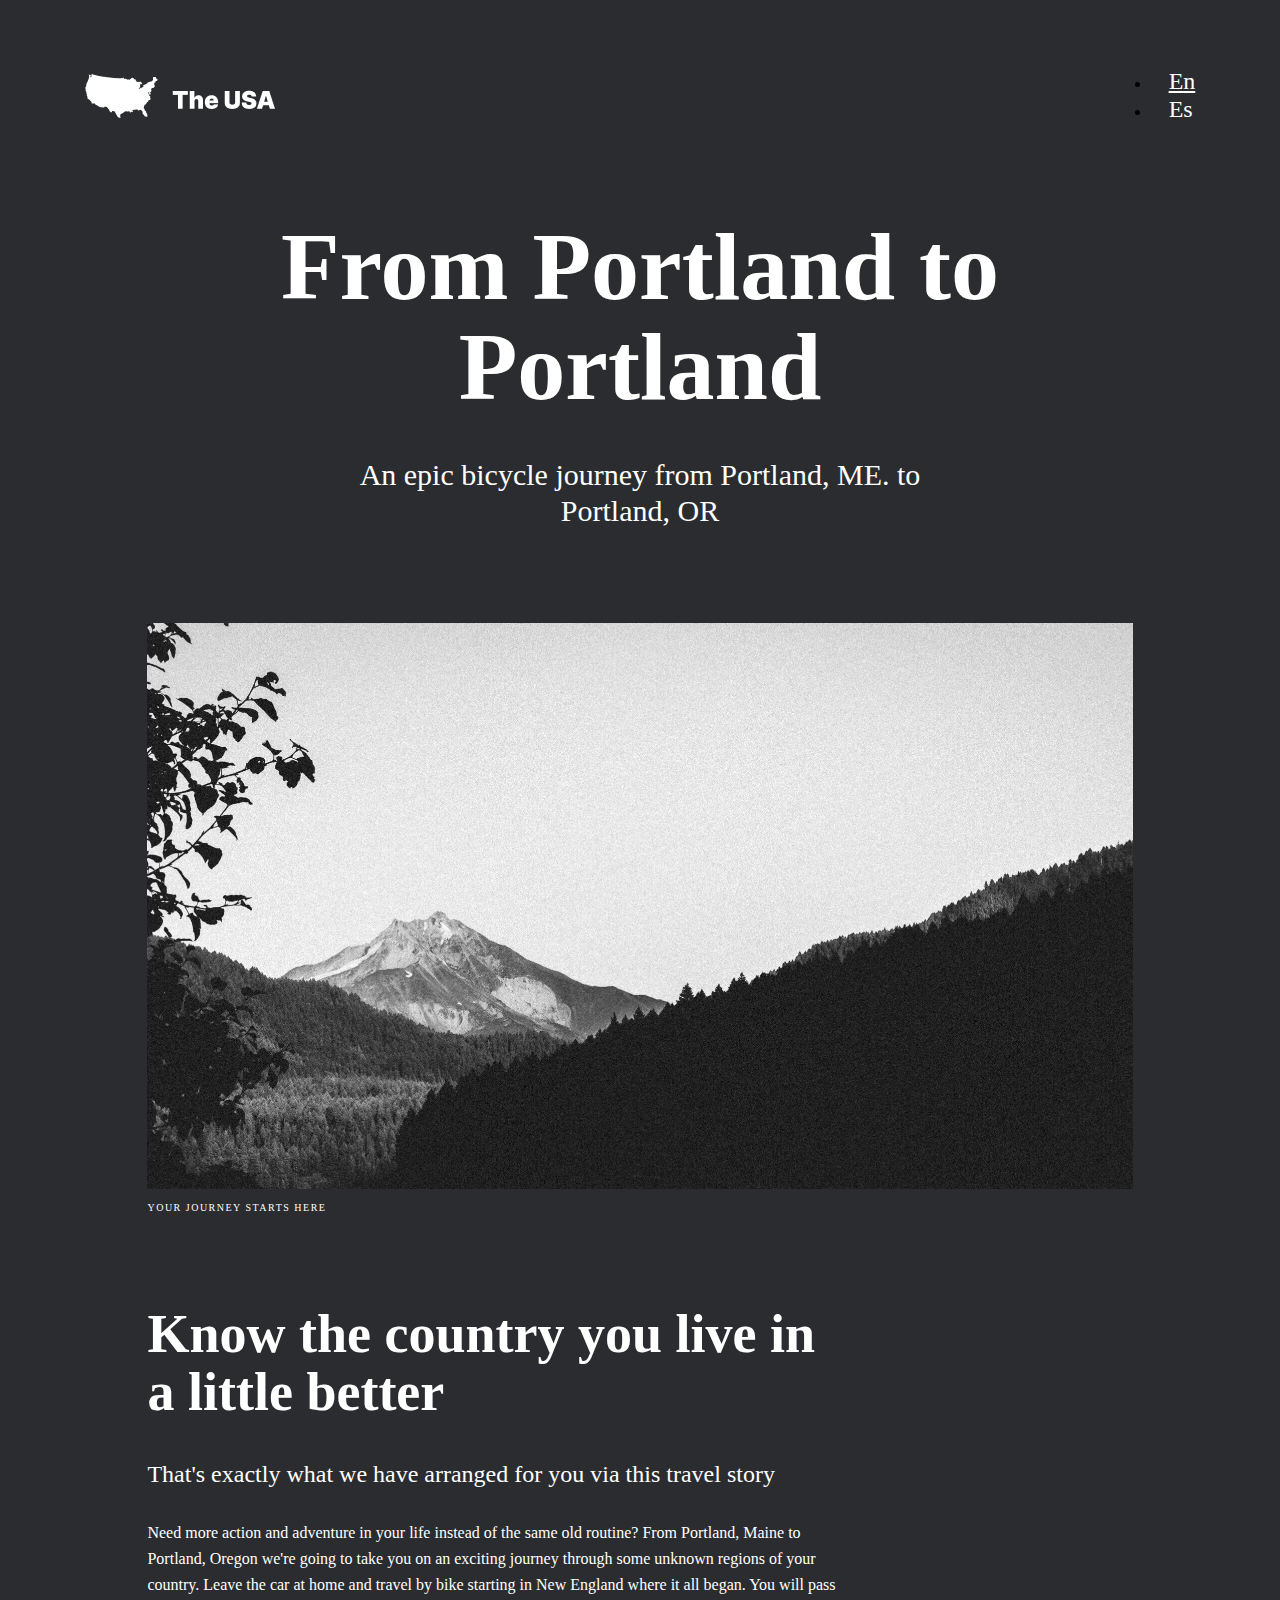
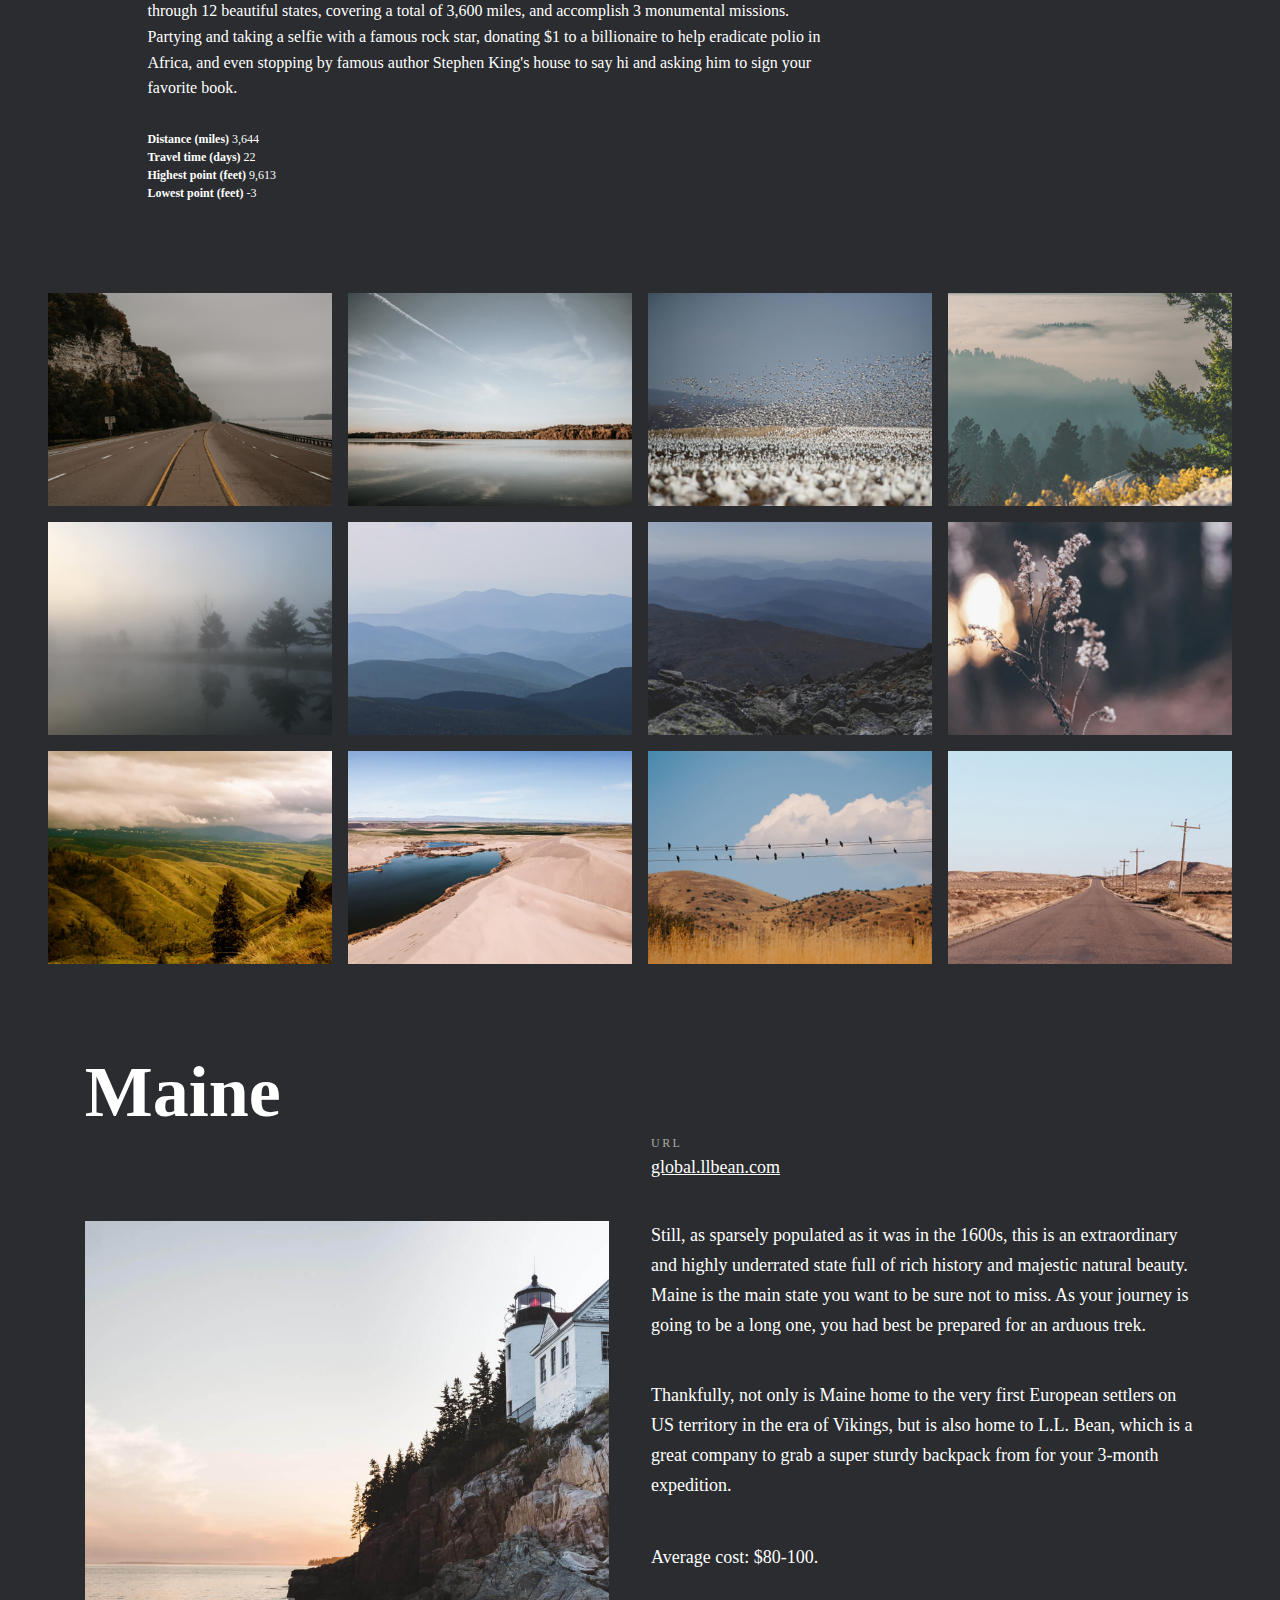
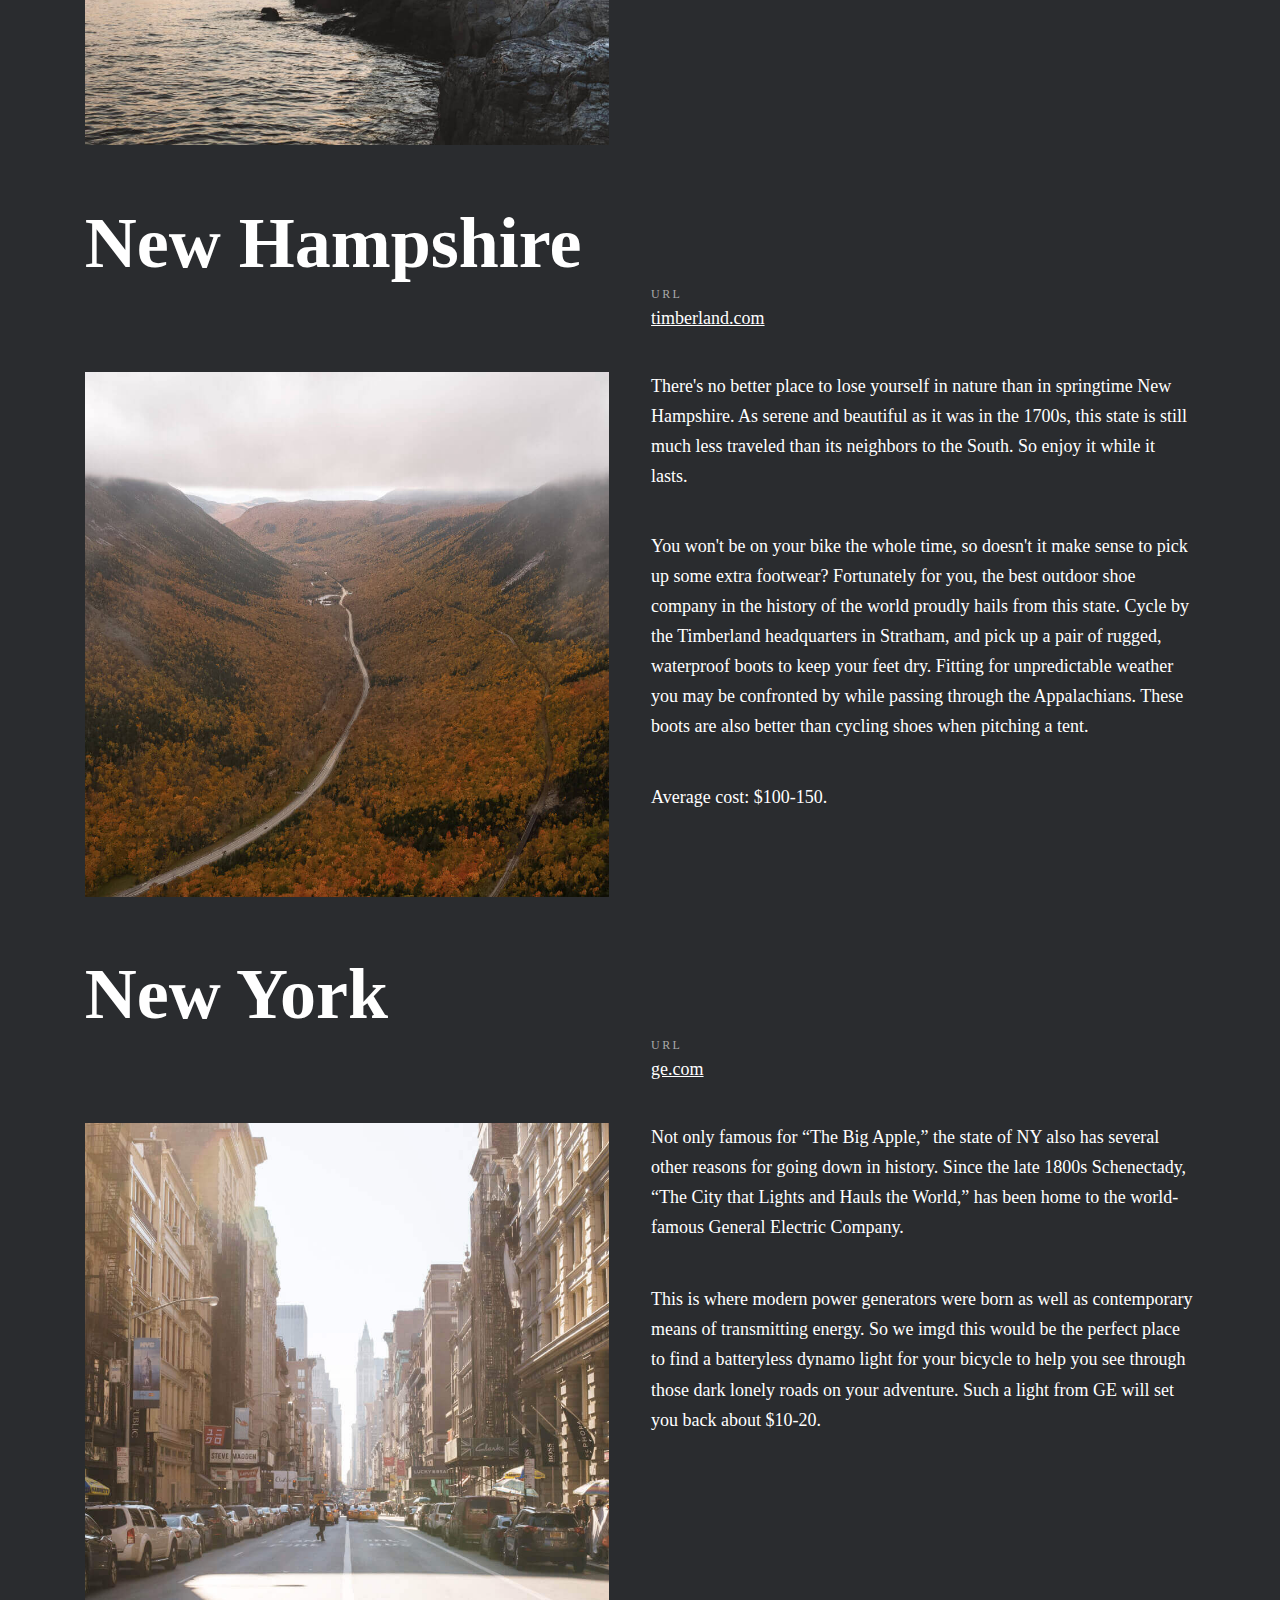
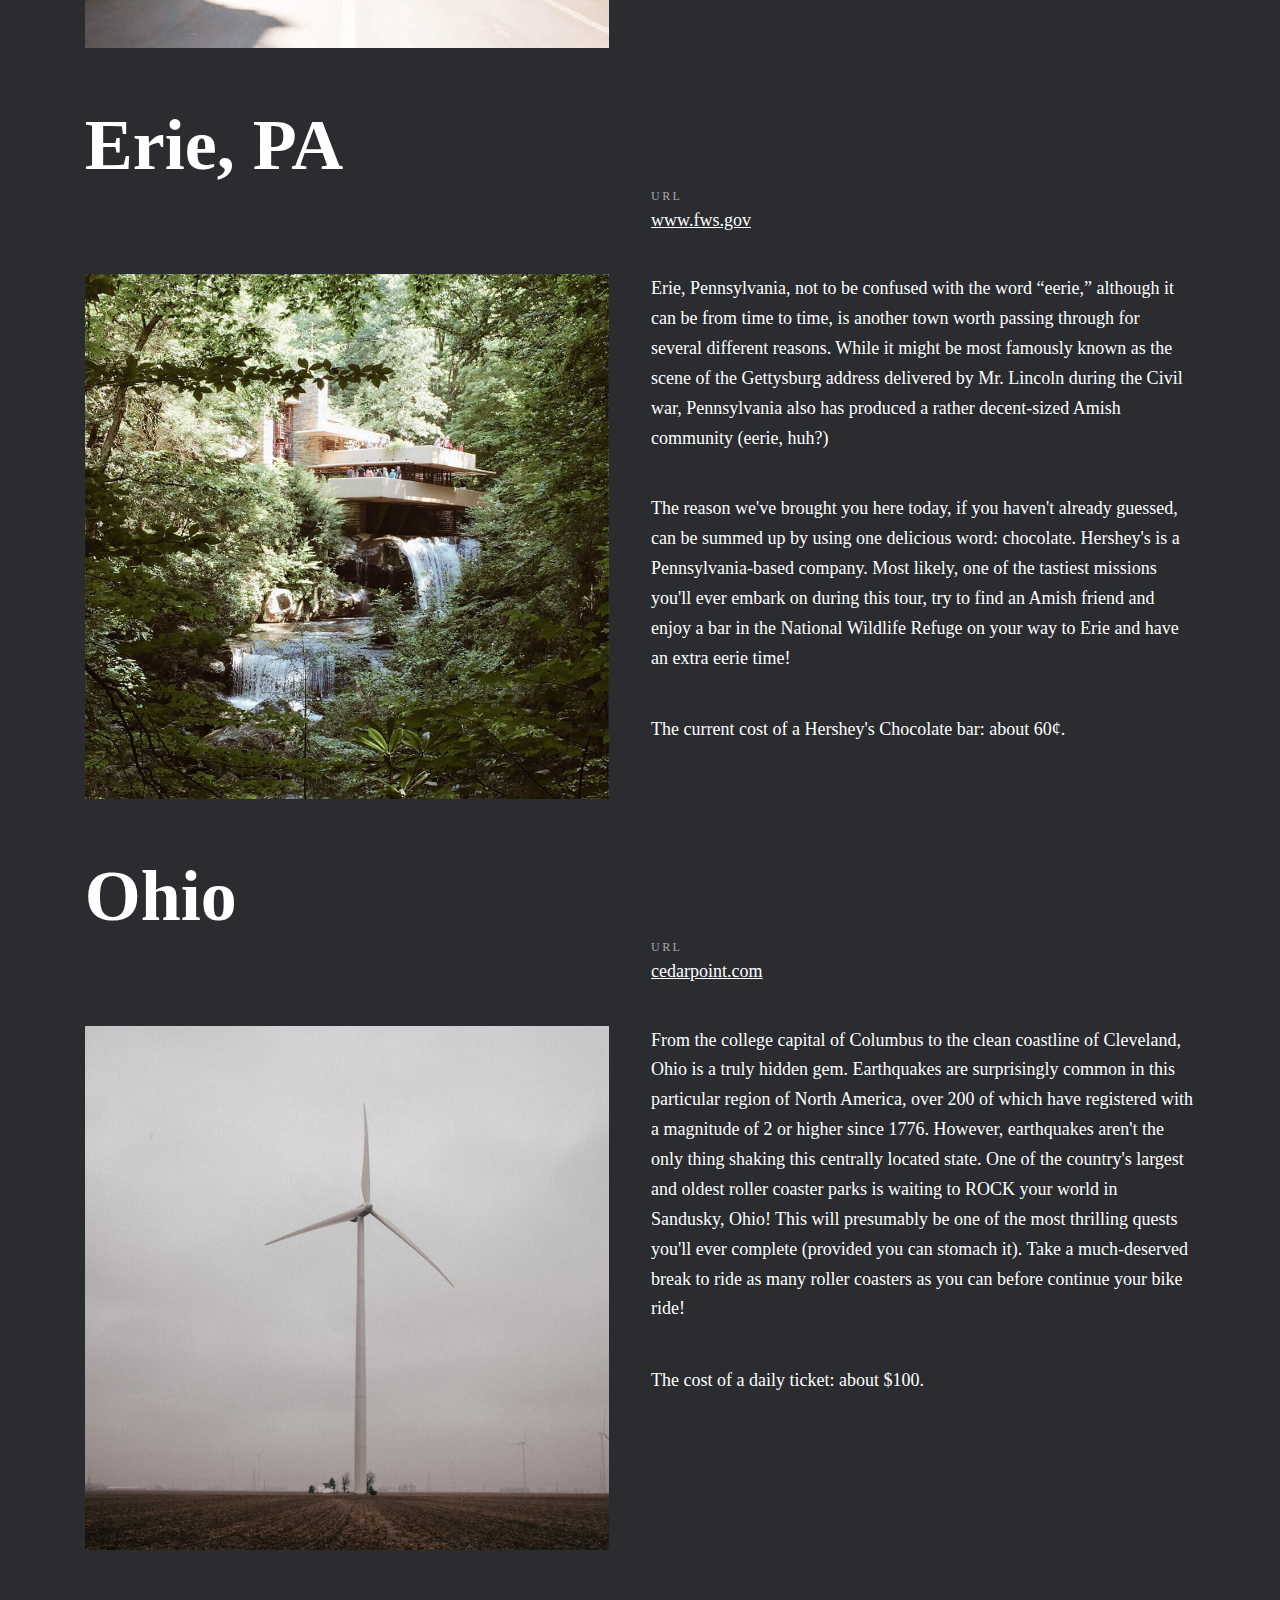
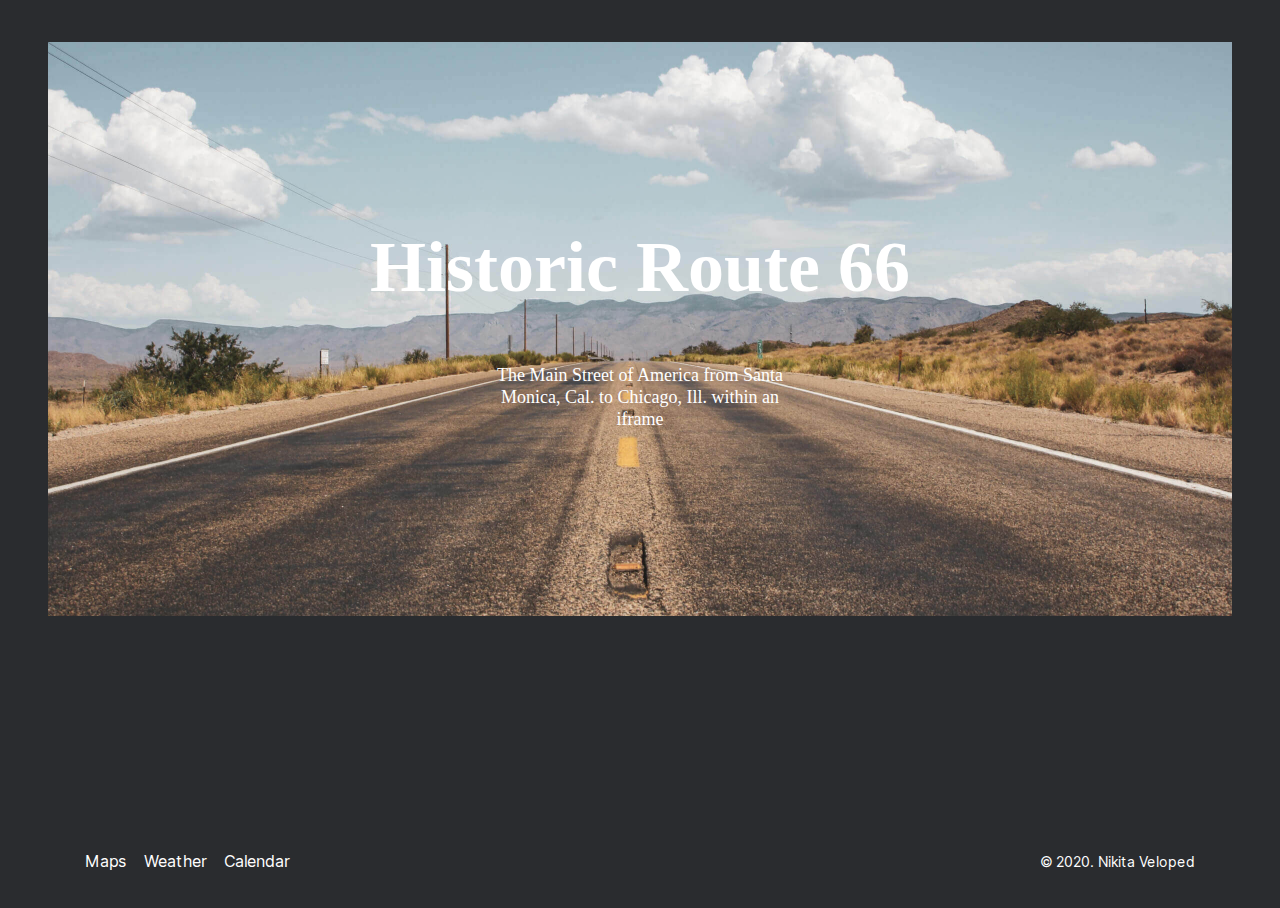
<file: index.html>
<!DOCTYPE html>
<html lang="en">
<head>
  <meta charset="UTF-8">
  <meta name="viewport" content="width=device-width, initial-scale=1">
  <meta name="author" content="Yandex Practicum">
  <meta name="author" content="Nikita Veloped">
  <meta name="description" content="Web-project 3">
  <meta name="keywords" content="USA, travel, Maine, New Hampshire, New York, Ohio">
  <title>Portland to Portland</title>
  <link rel="stylesheet" href="pages/index.css"/>
</head>

<body>
  <div class="page">
    <div class="page__container">

      <header class="header">
        <img class="header__logo" src="images/logo.png" alt="logo">
        <ul class="header__menu">
          <li><a class="header__lang-link header__lang-link_active" href="#">En</a></li>
          <li><a class="header__lang-link" href="#">Es</a></li>
        </ul>
      </header>

      <main class="content">

        <section class="lead">
          <h1 class="lead__title">From Portland to Portland</h1>
          <p class="lead__subtitle">An epic bicycle journey from Portland, ME. to Portland, OR</p>
          <img src="images/lead-mountains.jpg" class="lead__image" alt="mountains">
          <p class="lead__caption">Your journey starts here</p>
        </section>

        <section class="intro">
          <h2 class="intro__title">Know the country you live in a little better</h2>
          <p class="intro__subtitle">That's exactly what we have arranged for you via this travel story</p>
          <p class="intro__text">Need more action and adventure in your life instead of the same old routine? From Portland, Maine to Portland, Oregon we're going to take you on an exciting journey through some unknown regions of your country. Leave the car at home and travel by bike starting in New England where it all began. You will pass through 12 beautiful states, covering a total of 3,600 miles, and accomplish 3 monumental missions. Partying and taking a selfie with a famous rock star, donating $1 to a billionaire to help eradicate polio in Africa, and even stopping by famous author Stephen King's house to say hi and asking him to sign your favorite book.</p>
          <ul class="intro__list">
            <li><p class="intro__numbers"><span class="intro__span-accent">Distance (miles) </span>3,644</p></li>
            <li><p class="intro__numbers"><span class="intro__span-accent">Travel time (days) </span>22</p></li>
            <li><p class="intro__numbers"><span class="intro__span-accent">Highest point (feet) </span>9,613</p></li>
            <li><p class="intro__numbers"><span class="intro__span-accent">Lowest point (feet) </span>-3</p></li>
          </ul>
        </section>

        <section class="photo-grid">
          <img class="photo-grid__item photo-grid__image" src="images/photo-grid-highway.jpg" alt="highway">
          <img class="photo-grid__item photo-grid__image" src="images/photo-grid-lake.jpg" alt="lake">
          <img class="photo-grid__item photo-grid__image" src="images/photo-grid-seagulls.jpg" alt="seagulls">
          <img class="photo-grid__item photo-grid__image" src="images/photo-grid-boise.jpg" alt="boise">
          <img class="photo-grid__item photo-grid__image" src="images/photo-grid-fog.jpg" alt="fog">
          <img class="photo-grid__item photo-grid__image" src="images/photo-grid-valley.jpg" alt="valley">
          <img class="photo-grid__item photo-grid__image" src="images/photo-grid-pass.jpg" alt="pass">
          <img class="photo-grid__item photo-grid__image" src="images/photo-grid-twig.jpg" alt="twig">
          <img class="photo-grid__item photo-grid__image" src="images/photo-grid-clouds.jpg" alt="clouds">
          <img class="photo-grid__item photo-grid__image" src="images/photo-grid-oasis.jpg" alt="oasis">
          <img class="photo-grid__item photo-grid__image" src="images/photo-grid-wires.jpg" alt="wires">
          <img class="photo-grid__item photo-grid__image" src="images/photo-grid-road.jpg" alt="road">
        </section>

        <section class="places">

          <div class="place">
            <h2 class="place__title">Maine</h2>
            <div class="place__website">
              <p class="place__url-heading">URL</p>
              <a class="place__link" href="https://global.llbean.com/shop/L.L.Bean-Continental-Rucksack/122952.html?bc=50-816&csp=f&feat=816-GN1">global.llbean.com</a>
            </div>
            <img class="place__image" src="images/place-maine.jpg" alt="maine">
            <div class="place__text">
              <p class="place__paragraph">Still, as sparsely populated as it was in the 1600s, this is an extraordinary and highly underrated state full of rich history and majestic natural beauty. Maine is the main state you want to be sure not to miss. As your journey is going to be a long one, you had best be prepared for an arduous trek.</p>
              <p class="place__paragraph">Thankfully, not only is Maine home to the very first European settlers on US territory in the era of Vikings, but is also home to L.L. Bean, which is a great company to grab a super sturdy backpack from for your 3-month expedition. </p>
              <p class="place__paragraph">Average cost: $80-100.</p>
            </div>
          </div>

          <div class="place">
            <h2 class="place__title">New Hampshire</h2>
            <div class="place__website">
              <p class="place__url-heading">URL</p>
              <a class="place__link" href="https://www.timberland.com/timberlandpro.html">timberland.com</a>
            </div>
            <img class="place__image" src="images/place-new-hampshire.jpg" alt="new-hampshire">

            <div class="place__text">
              <p class="place__paragraph">There's no better place to lose yourself in nature than in springtime New Hampshire. As serene and beautiful as it was in the 1700s, this state is still much less traveled than its neighbors to the South. So enjoy it while it lasts.</p>
              <p class="place__paragraph">You won't be on your bike the whole time, so doesn't it make sense to pick up some extra footwear? Fortunately for you, the best outdoor shoe company in the history of the world proudly hails from this state. Cycle by the Timberland headquarters in Stratham, and pick up a pair of rugged, waterproof boots to keep your feet dry. Fitting for unpredictable weather you may be confronted by while passing through the Appalachians. These boots are also better than cycling shoes when pitching a tent.</p>
              <p class="place__paragraph">Average cost: $100-150.</p>
            </div>
          </div>

          <div class="place">
            <h2 class="place__title">New York</h2>
            <div class="place__website">
              <p class="place__url-heading">URL</p>
              <a class="place__link" href="https://www.ge.com/about-us">ge.com</a>
            </div>
            <img class="place__image" src="images/place-new-york.jpg" alt="new-york">

            <div class="place__text">
              <p class="place__paragraph">Not only famous for “The Big Apple,” the state of NY also has several other reasons for going down in history. Since the late 1800s Schenectady, “The City that Lights and Hauls the World,” has been home to the world-famous General Electric Company.</p>
              <p class="place__paragraph">This is where modern power generators were born as well as contemporary means of transmitting energy. So we imgd this would be the perfect place to find a batteryless dynamo light for your bicycle to help you see through those dark lonely roads on your adventure. Such a light from GE will set you back about $10-20.</p>
            </div>
          </div>

          <div class="place">
            <h2 class="place__title">Erie, PA</h2>
            <div class="place__website">
              <p class="place__url-heading">URL</p>
              <a class="place__link" href="https://www.fws.gov/refuge/erie">www.fws.gov</a>
            </div>
            <img class="place__image" src="images/place-pennsylvania.jpg" alt="pennsylvania">

            <div class="place__text">
              <p class="place__paragraph">Erie, Pennsylvania, not to be confused with the word “eerie,” although it can be from time to time, is another town worth passing through for several different reasons. While it might be most famously known as the scene of the Gettysburg address delivered by Mr. Lincoln during the Civil war, Pennsylvania also has produced a rather decent-sized Amish community (eerie, huh?)</p>
              <p class="place__paragraph">The reason we've brought you here today, if you haven't already guessed, can be summed up by using one delicious word: chocolate. Hershey's is a Pennsylvania-based company. Most likely, one of the tastiest missions you'll ever embark on during this tour, try to find an Amish friend and enjoy a bar in the National Wildlife Refuge on your way to Erie and have an extra eerie time!</p>
              <p class="place__paragraph">The current cost of a Hershey's Chocolate bar: about 60¢.</p>
            </div>
          </div>

          <div class="place">
            <h2 class="place__title">Ohio</h2>
            <div class="place__website">
              <p class="place__url-heading">URL</p>
              <a class="place__link" href="https://www.cedarpoint.com">cedarpoint.com</a>
            </div>
            <img class="place__image" src="images/place-ohio.jpg" alt="ohio">

            <div class="place__text">
              <p class="place__paragraph">From the college capital of Columbus to the clean coastline of Cleveland, Ohio is a truly hidden gem. Earthquakes are surprisingly common in this particular region of North America, over 200 of which have registered with a magnitude of 2 or higher since 1776. However, earthquakes aren't the only thing shaking this centrally located state. One of the country's largest and oldest roller coaster parks is waiting to ROCK your world in Sandusky, Ohio! This will presumably be one of the most thrilling quests you'll ever complete (provided you can stomach it). Take a much-deserved break to ride as many roller coasters as you can before continue your bike ride!</p>
              <p class="place__paragraph">The cost of a daily ticket: about $100.</p>
            </div>
          </div>

        </section>

        <section class="cover">
          <a class="cover__link" href="https://www.nps.gov/nr/travel/route66/maps66.html">
            <h2 class="cover__title">Historic Route 66</h2>
            <p class="cover__text">The Main Street of America from Santa Monica, Cal. to Chicago, Ill. within an iframe</p>
          </a>
        </section>

      </main>

      <footer class="footer">
        <div class="footer__items">
          <ul class="footer__links">
            <li class="footer__item"><a href="https://yandex.com/maps" class="footer__link">Maps</a></li>
            <li class="footer__item"><a href="https://yandex.com/weather/moscow" class="footer__link">Weather</a></li>
            <li class="footer__item"><a href="https://www.any.do/" class="footer__link">Calendar</a></li>
          </ul>
          <p class="footer__copyright">© 2020. Nikita Veloped</p>
        </div>
      </footer>

    </div>
  </div>
</body>


</html>
</file>
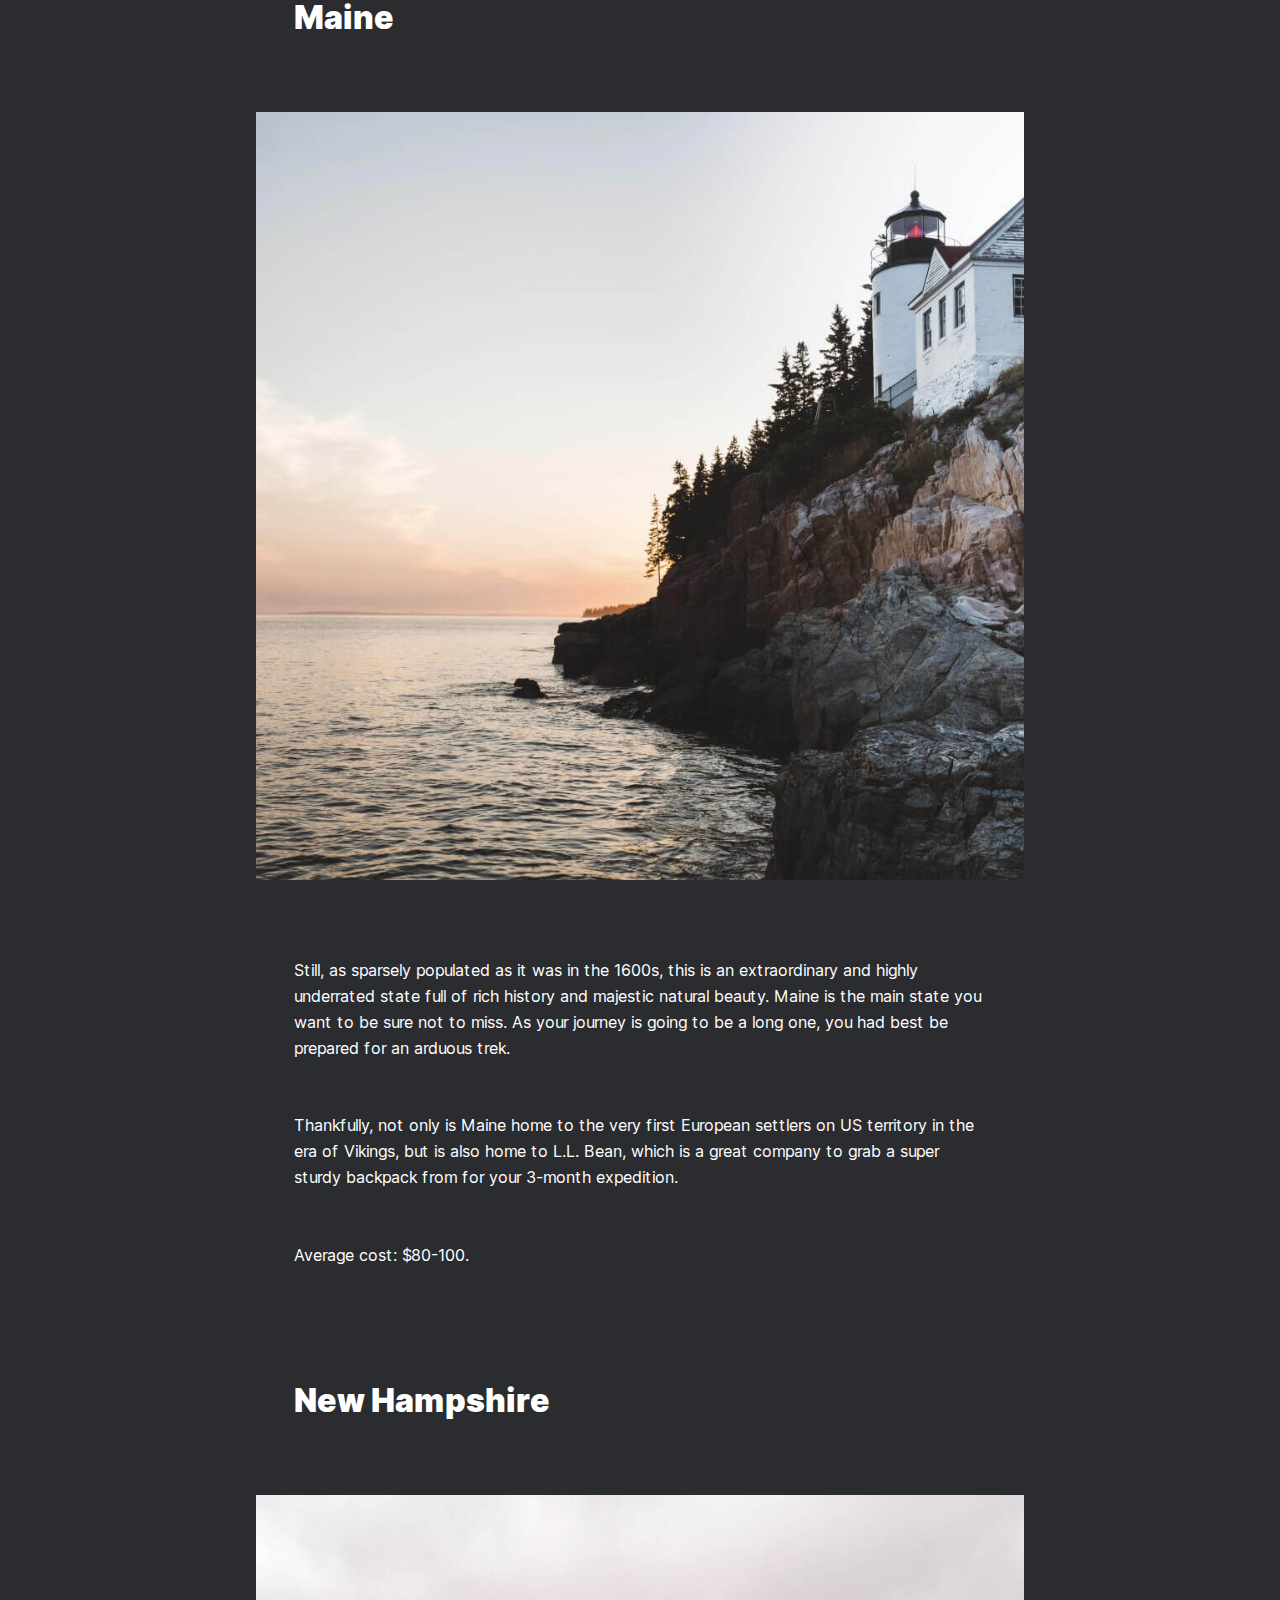
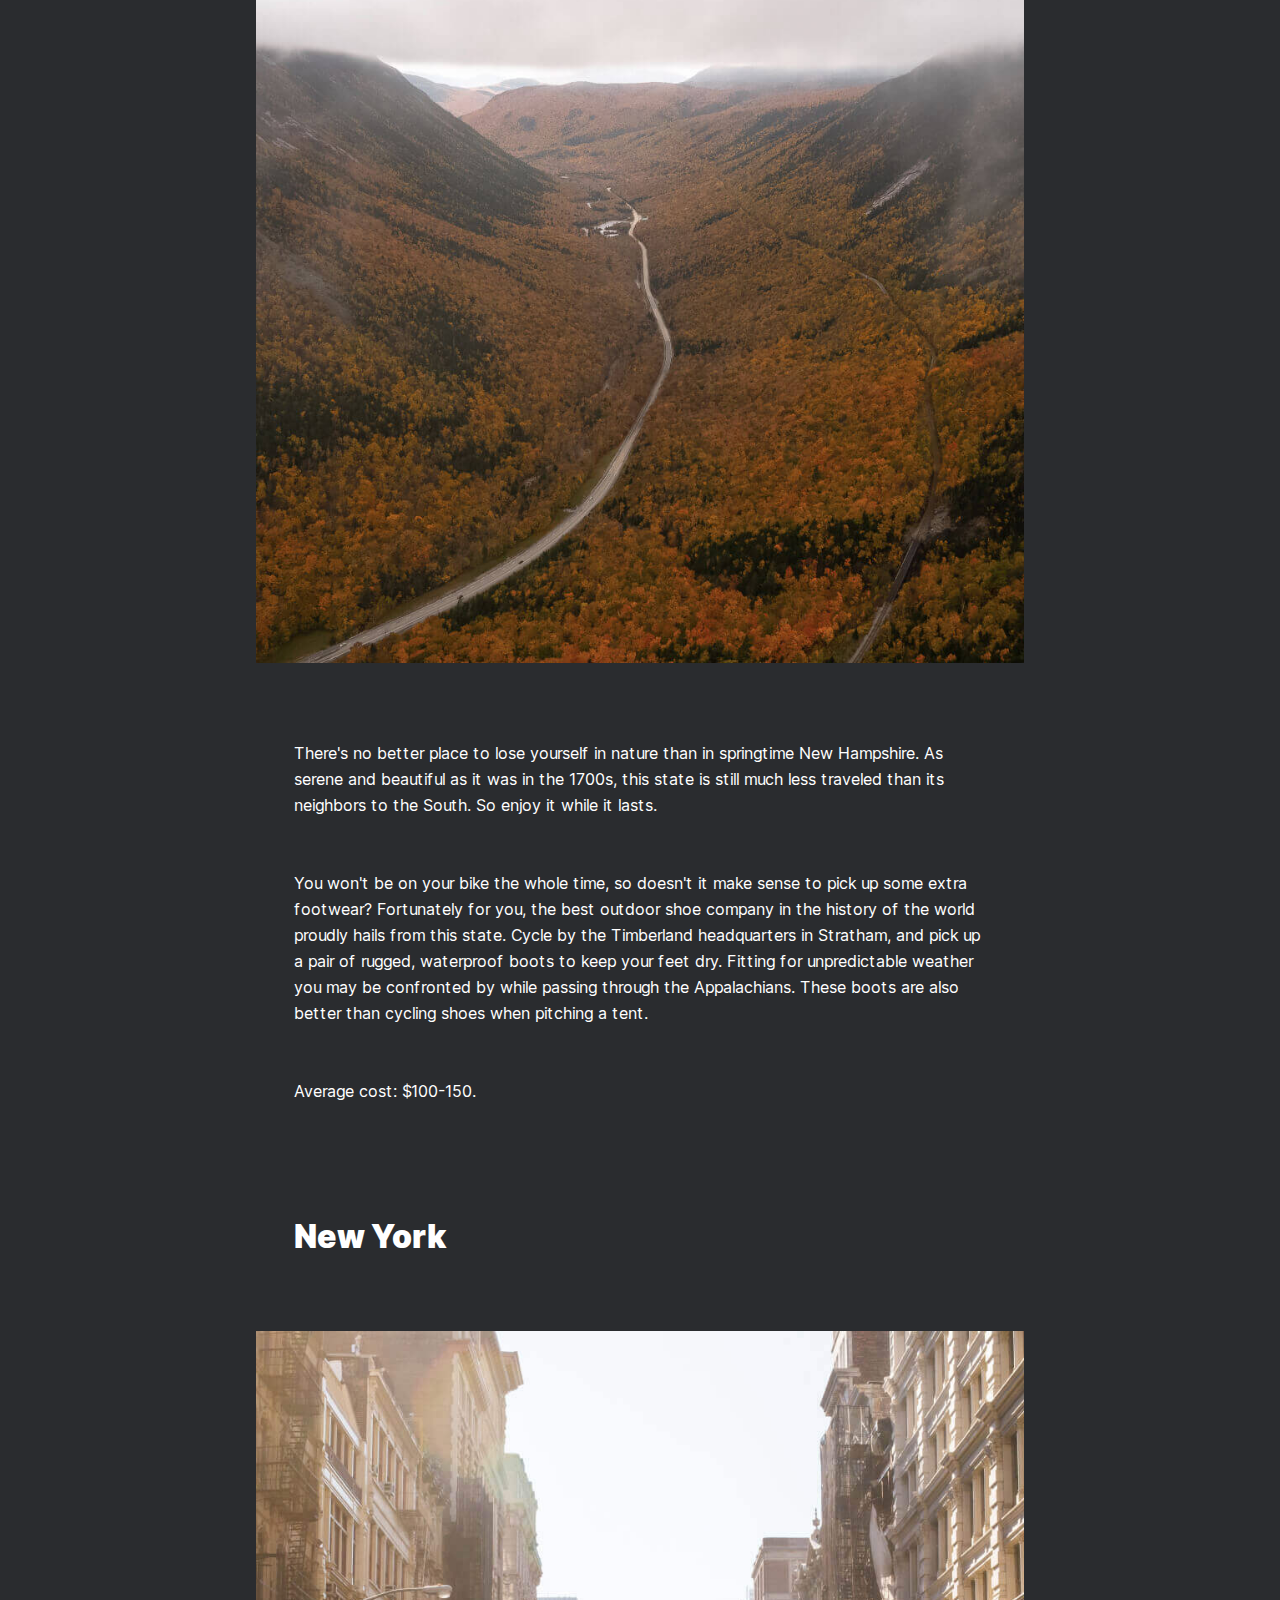
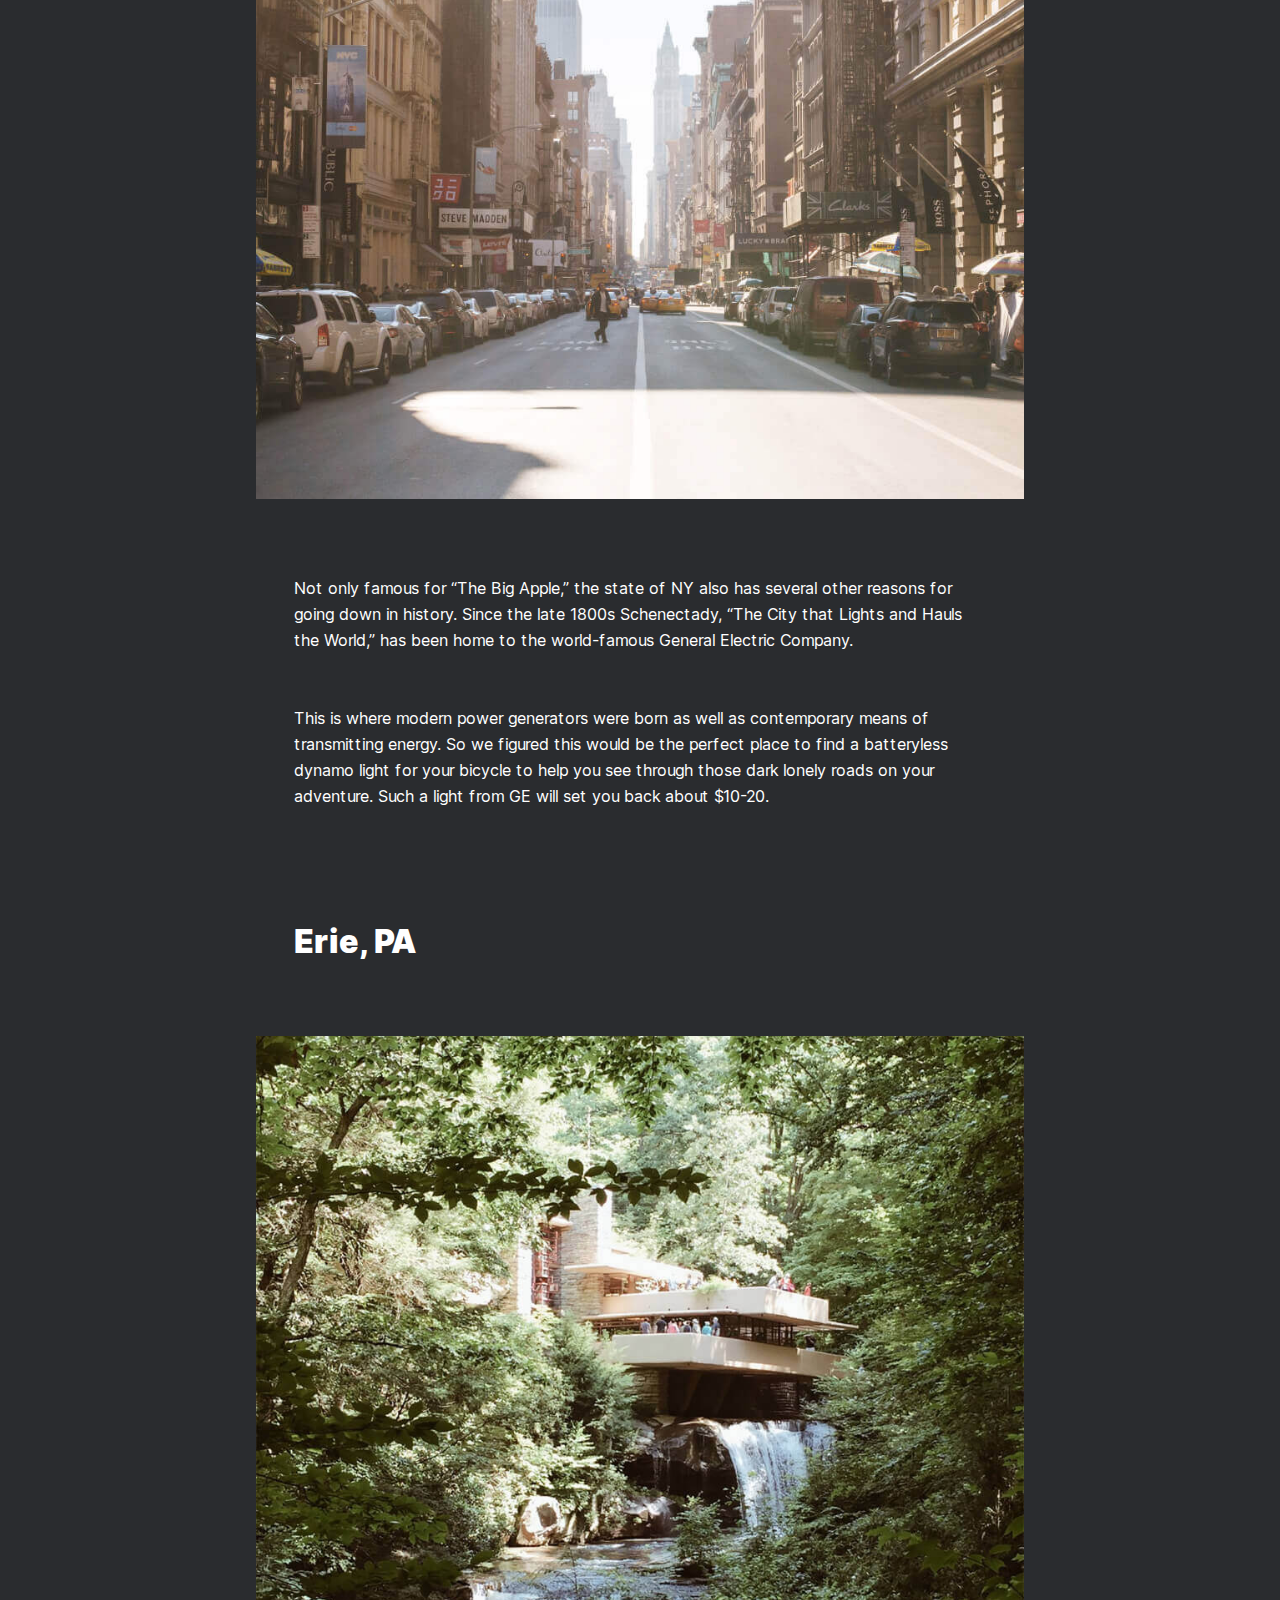
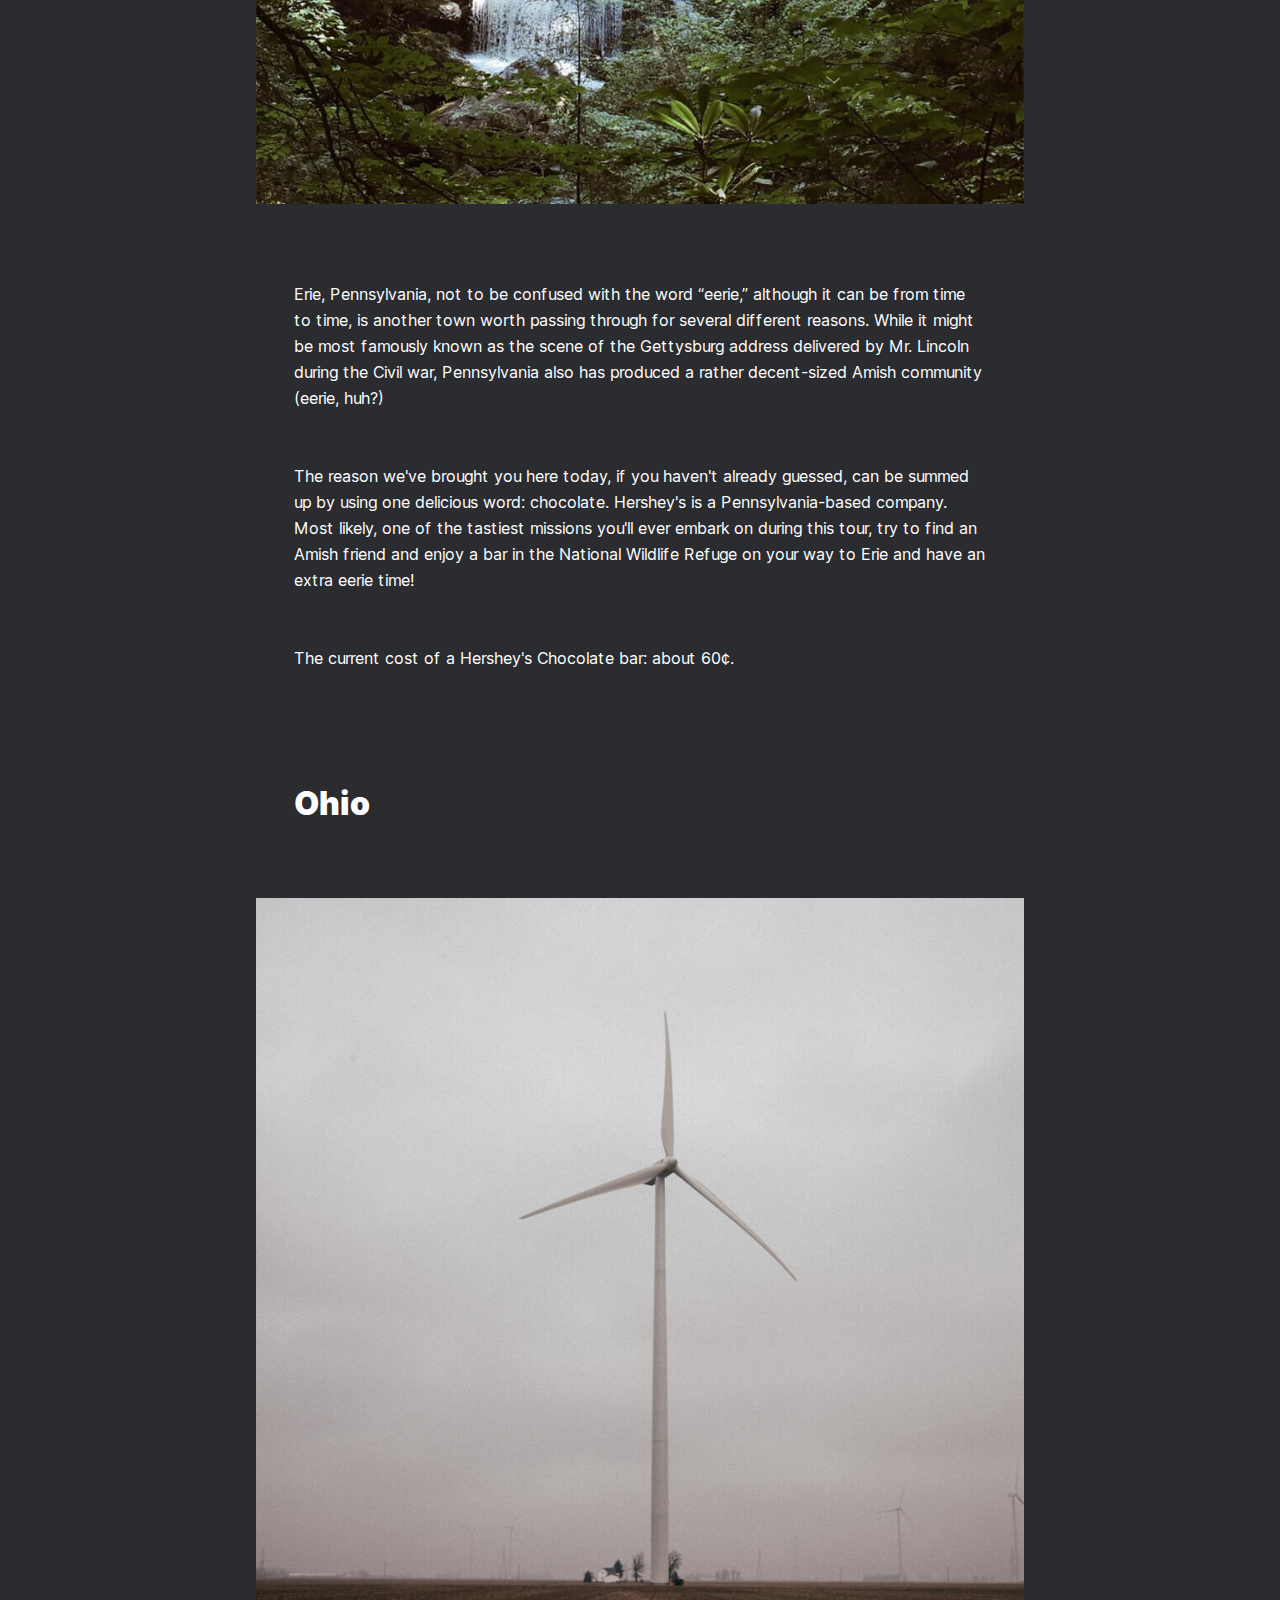
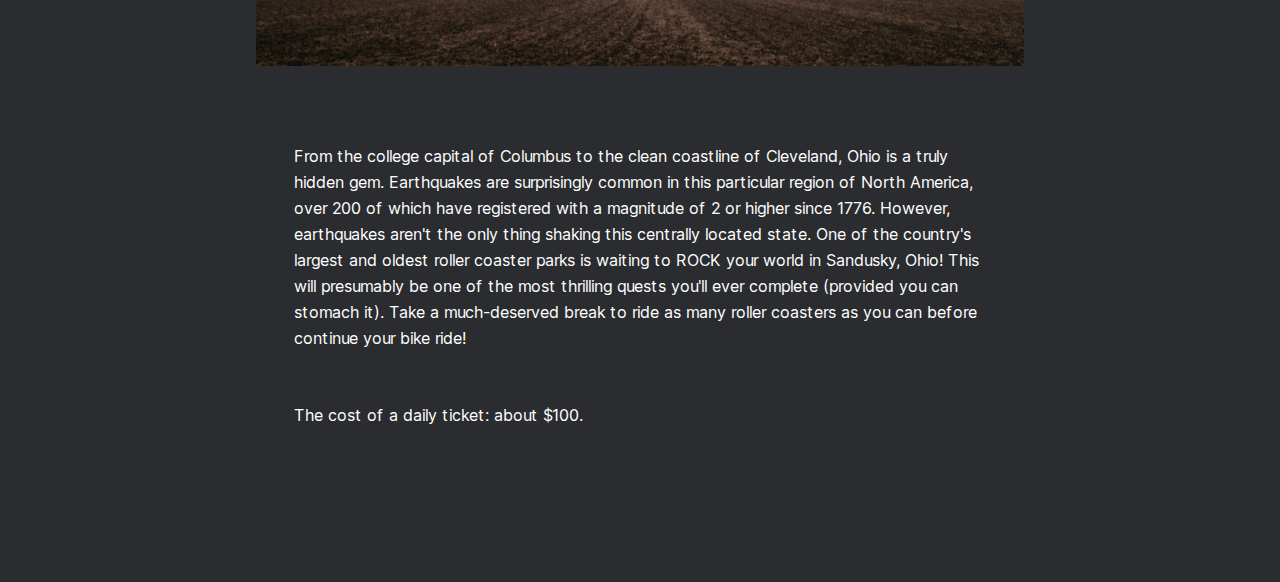
<file: index (grid).html>
<!DOCTYPE html>
<html lang="en">
<head>
  <meta charset="UTF-8">
  <meta name="viewport" content="width=device-width, initial-scale=1">
  <meta name="author" content="Yandex Practicum">
  <meta name="author" content="Nikita Veloped">
  <meta name="description" content="Web-project 3">
  <meta name="keywords" content=" ">
  <title>Portland to Portland</title>
  <link rel="stylesheet" href="pages/index (grid).css"/>
</head>

<body>
  <div class="page">
    <div class="page__container">
      <section class="places">

        <div class="place">
          <h2 class="place__title">Maine</h2>
          <img class="place__image" src="images/place-maine.jpg" alt="maine">
          <div class="place__website">
            <p class="place__url-heading">URL</p>
            <a class="place__link" href="#">global.llbean.com</a>
          </div>
          <div class="place__text">
            <p class="place__paragraph">Still, as sparsely populated as it was in the 1600s, this is an extraordinary and highly underrated state full of rich history and majestic natural beauty. Maine is the main state you want to be sure not to miss. As your journey is going to be a long one, you had best be prepared for an arduous trek.</p>
            <p class="place__paragraph">Thankfully, not only is Maine home to the very first European settlers on US territory in the era of Vikings, but is also home to L.L. Bean, which is a great company to grab a super sturdy backpack from for your 3-month expedition. </p>
            <p class="place__paragraph">Average cost: $80-100.</p>
          </div>
        </div>

        <div class="place">
          <h2 class="place__title">New Hampshire</h2>
          <img class="place__image" src="images/place-new-hampshire.jpg" alt="new-hampshire">
          <div class="place__website">
            <p class="place__url-heading">URL</p>
            <p class="place__link">timberland.com</p>
          </div>
          <div class="place__text">
            <p class="place__paragraph">There's no better place to lose yourself in nature than in springtime New Hampshire. As serene and beautiful as it was in the 1700s, this state is still much less traveled than its neighbors to the South. So enjoy it while it lasts.</p>
            <p class="place__paragraph">You won't be on your bike the whole time, so doesn't it make sense to pick up some extra footwear? Fortunately for you, the best outdoor shoe company in the history of the world proudly hails from this state. Cycle by the Timberland headquarters in Stratham, and pick up a pair of rugged, waterproof boots to keep your feet dry. Fitting for unpredictable weather you may be confronted by while passing through the Appalachians. These boots are also better than cycling shoes when pitching a tent.</p>
            <p class="place__paragraph">Average cost: $100-150.</p>
          </div>
        </div>

        <div class="place">
          <h2 class="place__title">New York</h2>
          <img class="place__image" src="images/place-new-york.jpg" alt="new-york">
          <div class="place__website">
            <p class="place__url-heading">URL</p>
            <p class="place__link">ge.com</p>
          </div>
          <div class="place__text">
            <p class="place__paragraph">Not only famous for “The Big Apple,” the state of NY also has several other reasons for going down in history. Since the late 1800s Schenectady, “The City that Lights and Hauls the World,” has been home to the world-famous General Electric Company.</p>
            <p class="place__paragraph">This is where modern power generators were born as well as contemporary means of transmitting energy. So we figured this would be the perfect place to find a batteryless dynamo light for your bicycle to help you see through those dark lonely roads on your adventure. Such a light from GE will set you back about $10-20.</p>
          </div>
        </div>

        <div class="place">
          <h2 class="place__title">Erie, PA</h2>
          <img class="place__image" src="images/place-pennsylvania.jpg" alt="pennsylvania">
          <div class="place__website">
              <p class="place__url-heading">URL</p>
              <p class="place__link">www.fws.gov</p>
          </div>
          <div class="place__text">
            <p class="place__paragraph">Erie, Pennsylvania, not to be confused with the word “eerie,” although it can be from time to time, is another town worth passing through for several different reasons. While it might be most famously known as the scene of the Gettysburg address delivered by Mr. Lincoln during the Civil war, Pennsylvania also has produced a rather decent-sized Amish community (eerie, huh?)</p>
            <p class="place__paragraph">The reason we've brought you here today, if you haven't already guessed, can be summed up by using one delicious word: chocolate. Hershey's is a Pennsylvania-based company. Most likely, one of the tastiest missions you'll ever embark on during this tour, try to find an Amish friend and enjoy a bar in the National Wildlife Refuge on your way to Erie and have an extra eerie time!</p>
            <p class="place__paragraph">The current cost of a Hershey's Chocolate bar: about 60¢.</p>
          </div>
        </div>

        <div class="place">
          <h2 class="place__title">Ohio</h2>
          <img class="place__image" src="images/place-ohio.jpg" alt="ohio">
          <div class="place__website">
            <p class="place__url-heading">URL</p>
            <p class="place__link">cedarpoint.com</p>
          </div>
          <div class="place__text">
            <p class="place__paragraph">From the college capital of Columbus to the clean coastline of Cleveland, Ohio is a truly hidden gem. Earthquakes are surprisingly common in this particular region of North America, over 200 of which have registered with a magnitude of 2 or higher since 1776. However, earthquakes aren't the only thing shaking this centrally located state. One of the country's largest and oldest roller coaster parks is waiting to ROCK your world in Sandusky, Ohio! This will presumably be one of the most thrilling quests you'll ever complete (provided you can stomach it). Take a much-deserved break to ride as many roller coasters as you can before continue your bike ride!</p>
            <p class="place__paragraph">The cost of a daily ticket: about $100.</p>
          </div>
        </div>

      </section>
      </div>
</div>

</body>


</html>
</file>
<file: pages/index.css>
@import url('../vendor/normalize.css');
@import url('../vendor/fonts/fonts.css');
@import url('../blocks/page/page.css');
@import url('../blocks/header/header.css');
@import url('../blocks/lead/lead.css');
@import url('../blocks/intro/intro.css');
@import url('../blocks/photo-grid/photo-grid.css');
@import url('../blocks/places/places.css');
@import url('../blocks/place/place.css');
@import url('../blocks/cover/cover.css');
@import url('../blocks/footer/footer.css');
</file>
<file: pages/index (grid).css>
@import url('../vendor/normalize.css');
@import url('../vendor/fonts/fonts.css');

.page {
  background: #2A2C2F;
}

.page__container {
  min-width: auto;
  max-width: 768px;
  margin: 0 auto;
  overflow: auto;
}

.places {
  width: 100%;
  margin: 0 auto 20% auto;
}

.place {
  width: auto;
  display: grid;
  grid-template-rows: repeat(4, auto);
  margin: 0 auto 15% auto;
}

.place:last-child {
  margin: 0 auto;
}

.place__title {
  font-family: Inter;
  font-style: normal;
  font-weight: 900;
  font-size: 32px;
  line-height: 35px;
  color: #FFFFFF;
  margin: 0 5% 10% 5%;
}

.place__image {
  width: 100%;
  margin: 0 auto 10% auto;
}

.place__website {
  padding: 0pc;
  display: none;
  border: 1px solid red;
}

.place__url-heading {
  margin: 0;
  font-family: Inter;
  font-style: normal;
  font-weight: normal;
  font-size: 12px;
  line-height: 12px;
  letter-spacing: 0.2em;
  color: #AAAAAA;
}

.place__link {
  margin: 0;
  font-family: Inter;
  font-style: normal;
  font-weight: normal;
  font-size: 18px;
  line-height: 22px;
  text-decoration-line: underline;
  color: #FFFFFF;
}

.place__text {
  margin: 0 5% 0 5%;
  width: auto;
}

.place__paragraph {
  width: 100%;
  margin: 0 auto 7.5% auto;
  padding: 0;
  font-family: Inter;
  font-style: normal;
  font-weight: normal;
  font-size: 16px;
  line-height: 26px;
  color: #FFFFFF;
}

.place__paragraph:last-child {
  margin: 0;
}
</file>
